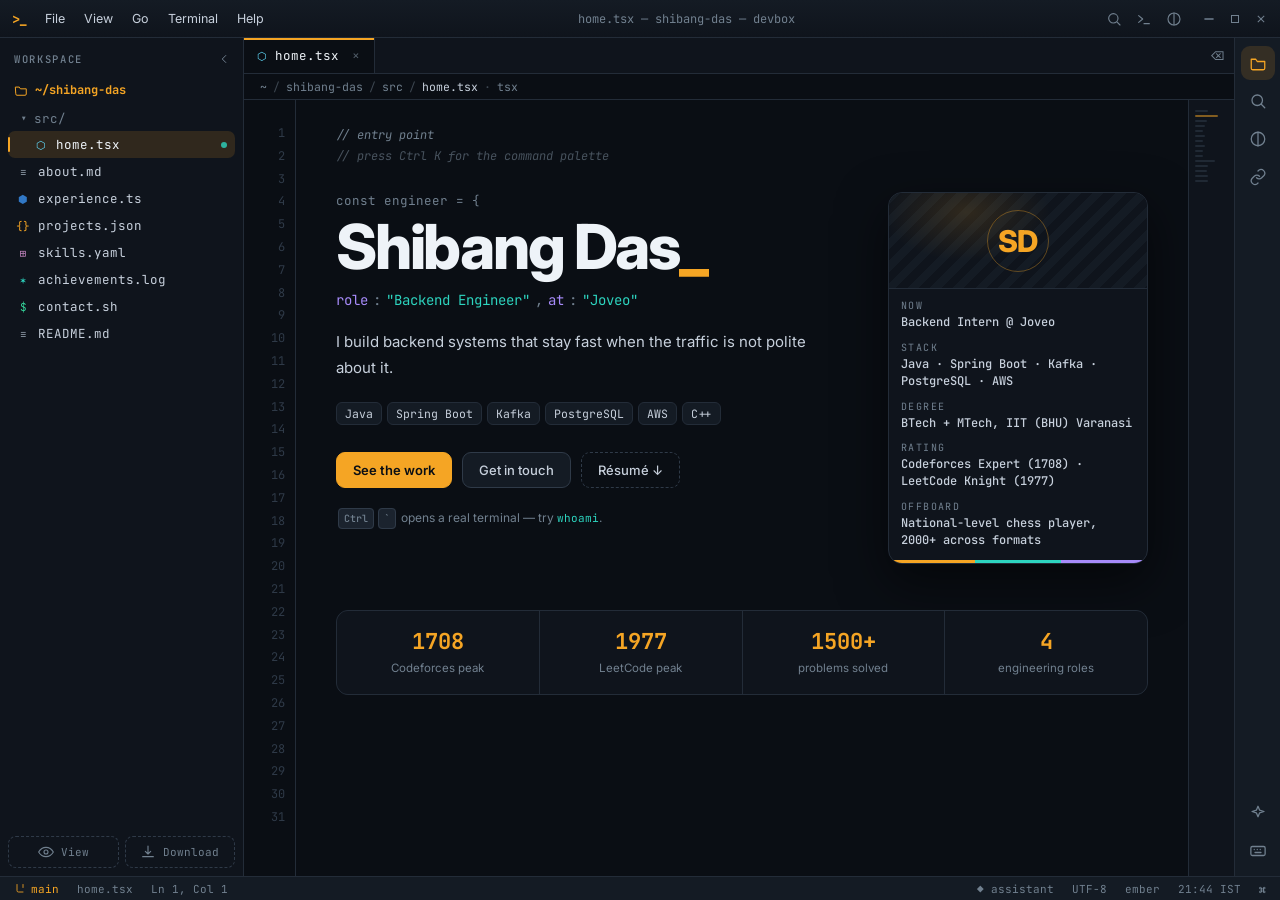
<file: index.html>
<!DOCTYPE html>
<html lang="en" data-theme="ember">
<head>
<meta charset="UTF-8" />
<meta name="viewport" content="width=device-width, initial-scale=1.0, viewport-fit=cover" />
<title>Shibang Das — Backend Engineer</title>
<meta name="description" content="Shibang Das · Backend Engineer @ Joveo · Java / Spring Boot · Distributed Systems · Competitive Programmer (Codeforces Expert)" />
<meta property="og:title" content="Shibang Das — Backend Engineer" />
<meta property="og:description" content="Backend Engineer @ Joveo · Java, Spring Boot, Kafka, PostgreSQL · Codeforces Expert" />
<meta property="og:type" content="website" />
<link rel="icon" href="data:image/svg+xml,<svg xmlns='http://www.w3.org/2000/svg' viewBox='0 0 100 100'><rect width='100' height='100' rx='22' fill='%230d1117'/><text y='72' x='50' text-anchor='middle' font-size='58' font-family='monospace' fill='%23f5a524'>&gt;_</text></svg>" />
<link rel="preconnect" href="https://fonts.googleapis.com">
<link rel="preconnect" href="https://fonts.gstatic.com" crossorigin>
<link href="https://fonts.googleapis.com/css2?family=JetBrains+Mono:ital,wght@0,400;0,500;0,700;1,400&family=Inter:wght@400;500;600;800&family=Press+Start+2P&display=swap" rel="stylesheet">
<link rel="stylesheet" href="assets/style.css" />
</head>
<body>

<div id="boot" class="boot">
  <pre id="bootLog" class="boot-log"></pre>
</div>

<div class="workbench" id="workbench">

  <!-- ══ TITLE BAR ══ -->
  <header class="titlebar" id="titlebar">
    <div class="tb-left">
      <span class="tb-logo">&gt;_</span>
      <nav class="menubar" id="menubar"></nav>
      <button class="icon-btn only-compact" id="compactMenuBtn" title="Menu" aria-label="Open menu">
        <svg viewBox="0 0 24 24" class="i"><path d="M3 6h18M3 12h18M3 18h18"/></svg>
      </button>
    </div>
    <div class="tb-title" id="tbTitle">shibang-das — devbox</div>
    <div class="tb-right">
      <button class="icon-btn" data-action="palette" title="Command palette (Ctrl+K)" aria-label="Command palette">
        <svg viewBox="0 0 24 24" class="i"><circle cx="11" cy="11" r="7"/><path d="m21 21-4.3-4.3"/></svg>
      </button>
      <button class="icon-btn" data-action="toggleTerminal" title="Terminal (Ctrl+`)" aria-label="Toggle terminal">
        <svg viewBox="0 0 24 24" class="i"><path d="M4 17l6-5-6-5M12 19h8"/></svg>
      </button>
      <button class="icon-btn" data-action="cycleTheme" title="Cycle theme (Ctrl+Shift+T)" aria-label="Cycle theme">
        <svg viewBox="0 0 24 24" class="i"><circle cx="12" cy="12" r="9"/><path d="M12 3v18"/></svg>
      </button>
      <span class="win-ctl"><i class="wc wc-min"></i><i class="wc wc-max"></i><i class="wc wc-close"></i></span>
    </div>
  </header>

  <!-- ══ BODY GRID ══ -->
  <div class="body-grid" id="bodyGrid">

    <!-- SIDEBAR -->
    <aside class="sidebar" id="sidebar">
      <div class="side-head">
        <span id="sidePanelTitle">workspace</span>
        <button class="icon-btn xs" id="sideCollapse" title="Hide sidebar (Ctrl+B)" aria-label="Hide sidebar">
          <svg viewBox="0 0 24 24" class="i"><path d="M15 6l-6 6 6 6"/></svg>
        </button>
      </div>

      <section class="side-panel" data-panel="explorer">
        <div class="tree-root">
          <div class="tree-rootline"><svg viewBox="0 0 24 24" class="i"><path d="M3 7h6l2 3h10v9a2 2 0 0 1-2 2H5a2 2 0 0 1-2-2z"/></svg><b>~/shibang-das</b></div>
          <div id="fileTree" class="tree"></div>
        </div>
        <div class="side-foot">
          <div class="resume-actions">
            <a class="ghost-btn" href="assets/Shibang_Das_Resume.pdf" target="_blank" rel="noopener" id="sideResumeView" title="View résumé in browser">
              <svg viewBox="0 0 24 24" class="i"><path d="M1 12s4-7 11-7 11 7 11 7-4 7-11 7S1 12 1 12z"/><circle cx="12" cy="12" r="3"/></svg> View
            </a>
            <a class="ghost-btn" href="assets/Shibang_Das_Resume.pdf" download="Shibang_Das_Resume.pdf" id="sideResumeDownload" title="Download résumé">
              <svg viewBox="0 0 24 24" class="i"><path d="M12 3v12m0 0l4-4m-4 4l-4-4M4 19h16"/></svg> Download
            </a>
          </div>
        </div>
      </section>

      <section class="side-panel hidden" data-panel="search">
        <div class="search-box">
          <input id="sideSearch" type="text" placeholder="search the workspace…" spellcheck="false" autocomplete="off" />
        </div>
        <div id="searchResults" class="search-results"></div>
      </section>

      <section class="side-panel hidden" data-panel="themes">
        <p class="panel-note">Colour scheme is stored locally in your browser.</p>
        <div id="themeList" class="theme-list"></div>
        <div class="panel-sep"></div>
        <p class="panel-note">Editor zoom</p>
        <div class="zoom-row">
          <button class="ghost-btn sm" data-action="zoomOut">−</button>
          <span id="zoomVal" class="zoom-val">100%</span>
          <button class="ghost-btn sm" data-action="zoomIn">+</button>
          <button class="ghost-btn sm" data-action="zoomReset">reset</button>
        </div>
      </section>

      <section class="side-panel hidden" data-panel="links">
        <div id="linkList" class="link-list"></div>
      </section>

      <div class="side-resizer" id="sideResizer" title="Drag to resize"></div>
    </aside>

    <!-- EDITOR COLUMN -->
    <main class="editor-col">
      <div class="tabbar" id="tabbar" role="tablist"></div>
      <div class="breadcrumb" id="breadcrumb"></div>

      <div class="editor-shell">
        <div class="gutter" id="gutter" aria-hidden="true"></div>
        <div class="editor-scroll" id="editorScroll" tabindex="0">
          <div class="editor-inner" id="editor"></div>
        </div>
        <div class="minimap" id="minimap" aria-hidden="true"></div>
      </div>

      <!-- TERMINAL -->
      <section class="terminal collapsed" id="terminal">
        <div class="term-resizer" id="termResizer"></div>
        <div class="term-head">
          <div class="term-tabs">
            <button class="term-tab active">TERMINAL</button>
            <button class="term-tab" data-termtab="output">OUTPUT</button>
            <button class="term-tab" data-termtab="problems">PROBLEMS <i class="badge">0</i></button>
          </div>
          <div class="term-actions">
            <button class="icon-btn xs" data-action="clearTerminal" title="Clear (Ctrl+L)" aria-label="Clear terminal">
              <svg viewBox="0 0 24 24" class="i"><path d="M4 7h16M9 7V5h6v2M7 7l1 13h8l1-13"/></svg>
            </button>
            <button class="icon-btn xs" data-action="toggleTerminal" title="Close panel" aria-label="Close terminal">
              <svg viewBox="0 0 24 24" class="i"><path d="M6 6l12 12M18 6L6 18"/></svg>
            </button>
          </div>
        </div>
        <div class="term-body" id="termBody">
          <div id="termOut" class="term-out"></div>
          <div class="term-inputline" id="termInputLine">
            <span class="term-prompt"><b>shibang</b>@devbox<i>:~$</i></span>
            <input id="termInput" spellcheck="false" autocomplete="off" autocapitalize="off" aria-label="Terminal input" />
          </div>
        </div>
      </section>
    </main>

    <!-- ══ ASSISTANT ══ -->
    <aside class="assistant hidden" id="assistant" aria-label="Assistant">
      <div class="as-head">
        <div class="as-head-l">
          <span class="as-orb"></span>
          <div><b>devbox assistant</b><small id="asQuota">10 queries left</small></div>
        </div>
        <div class="as-head-r">
          <button class="icon-btn xs" id="asPlayGame" title="Play Knight Run" aria-label="Play Knight Run">
            <svg viewBox="0 0 24 24" class="i"><rect x="2" y="7" width="20" height="10" rx="5"/><path d="M7 10v4M5 12h4"/><circle cx="15" cy="11" r="1"/><circle cx="18" cy="13" r="1"/></svg>
          </button>
          <button class="icon-btn xs" id="asReset" title="New chat" aria-label="New chat">
            <svg viewBox="0 0 24 24" class="i"><path d="M4 4v6h6M20 20v-6h-6"/><path d="M20 10a8 8 0 0 0-14-4M4 14a8 8 0 0 0 14 4"/></svg>
          </button>
          <button class="icon-btn xs" data-action="assistant" title="Close" aria-label="Close assistant">✕</button>
        </div>
      </div>
      <div class="as-body" id="asBody"></div>
      <div class="as-game hidden" id="asGame">
        <div class="game-hud">
          <span id="gScore">SCORE 0</span>
          <button class="game-back hidden" id="gBack" title="Back to chat">← CHAT</button>
          <span id="gBest">BEST 0</span>
        </div>
        <canvas id="gCanvas" width="520" height="170"></canvas>
        <p class="game-hint" id="gHint">CLICK / SPACE TO JUMP · REACH 30 FOR +5 QUERIES</p>
      </div>
      <div class="as-input">
        <textarea id="asInput" rows="1" placeholder="Ask about my work, stack, or ratings…" spellcheck="false"></textarea>
        <button id="asSend" class="send-btn" aria-label="Send">
          <svg viewBox="0 0 24 24" class="i"><path d="M3 20l18-8L3 4l3 8z"/></svg>
        </button>
      </div>
      <p class="as-disclaimer">Runs fully offline — answers are drawn from a local index of my résumé.</p>
    </aside>

    <!-- ACTIVITY RAIL (right side — deliberately mirrored) -->
    <nav class="rail" id="rail" aria-label="Panels"></nav>
  </div>

  <!-- ══ STATUS BAR ══ -->
  <footer class="statusbar" id="statusbar">
    <button class="st-item accent" data-action="palette">
      <svg viewBox="0 0 24 24" class="i"><path d="M6 3v12a3 3 0 0 0 3 3h9M18 3v6"/></svg> main
    </button>
    <span class="st-item" id="stFile">home.tsx</span>
    <span class="st-item hide-sm" id="stCursor">Ln 1, Col 1</span>
    <span class="st-spacer"></span>
    <button class="st-item hide-sm" data-action="assistant" id="stAssistant">◆ assistant</button>
    <span class="st-item hide-sm">UTF-8</span>
    <button class="st-item hide-sm" data-action="themes" id="stTheme">ember</button>
    <span class="st-item" id="stClock">--:--</span>
    <button class="st-item" data-action="shortcuts" title="Keyboard shortcuts">⌘</button>
  </footer>
</div>

<!-- ══ COMMAND PALETTE ══ -->
<div class="overlay hidden" id="paletteOverlay">
  <div class="palette" role="dialog" aria-label="Command palette">
    <div class="pal-input-row">
      <span class="pal-sigil" id="palSigil">›</span>
      <input id="palInput" placeholder="Type a file name, or &gt; for commands…" spellcheck="false" autocomplete="off" />
      <kbd>esc</kbd>
    </div>
    <div class="pal-list" id="palList"></div>
    <div class="pal-foot"><kbd>↑↓</kbd> navigate <kbd>↵</kbd> open <kbd>&gt;</kbd> commands</div>
  </div>
</div>

<!-- ══ SHORTCUTS ══ -->
<div class="overlay hidden" id="shortcutsOverlay">
  <div class="sheet" role="dialog" aria-label="Keyboard shortcuts">
    <div class="sheet-head"><h3>Keyboard shortcuts</h3><button class="icon-btn xs" data-close-overlay aria-label="Close">✕</button></div>
    <div class="sheet-body" id="shortcutList"></div>
  </div>
</div>


<div class="toasts" id="toasts"></div>
<div class="menu-pop hidden" id="menuPop"></div>

<script src="assets/data.js"></script>
<script src="assets/views.js"></script>
<script src="assets/game.js"></script>
<script src="assets/llm.js"></script>
<script src="assets/assistant.js"></script>
<script src="assets/terminal.js"></script>
<script src="assets/app.js"></script>
</body>
</html>
</file>
<file: assets/style.css>
/* ═══════════════════════════════════════════════════════════════
   devbox — workbench portfolio
   Identity notes: right-hand activity rail, floating rounded panes,
   amber/teal on deep slate, Windows-style window buttons.
   ═══════════════════════════════════════════════════════════════ */

/* ── themes ─────────────────────────────────────────────────── */
:root,
[data-theme='ember'] {
  --bg:        #0a0e14;
  --bg2:       #0f141c;
  --bg3:       #141b24;
  --bg4:       #1b232e;
  --panel:     #0f141c;
  --border:    #232c38;
  --border2:   #2f3a48;
  --text:      #c7d0dc;
  --bright:    #eef3f8;
  --dim:       #71808f;
  --acc:       #f5a524;
  --acc2:      #2dd4bf;
  --acc3:      #a78bfa;
  --red:       #f87171;
  --green:     #4ade80;
  --blue:      #60a5fa;
  --sel:       rgba(245,165,36,.14);
  --shadow:    0 18px 50px rgba(0,0,0,.55);

  /* Chrome heights live here so the fixed drawers (sidebar, assistant)
     can sit flush against the title and status bars instead of each
     hardcoding 38px/24px and drifting apart on small screens. */
  --chrome-top: 38px;
  --chrome-bottom: 24px;
  --safe-l: env(safe-area-inset-left, 0px);
  --safe-r: env(safe-area-inset-right, 0px);
  --safe-b: env(safe-area-inset-bottom, 0px);
}
[data-theme='ice'] {
  --bg:#080d16; --bg2:#0c1424; --bg3:#111c30; --bg4:#17253c; --panel:#0c1424;
  --border:#1d2b44; --border2:#2b3d5c; --text:#c2d0e4; --bright:#eaf1fb; --dim:#6b7f9c;
  --acc:#60a5fa; --acc2:#a78bfa; --acc3:#22d3ee; --red:#fb7185; --green:#34d399; --blue:#60a5fa;
  --sel:rgba(96,165,250,.16); --shadow:0 18px 50px rgba(0,0,0,.6);
}
[data-theme='moss'] {
  --bg:#080f0b; --bg2:#0c1611; --bg3:#111e17; --bg4:#17281e; --panel:#0c1611;
  --border:#1c2f24; --border2:#2a4234; --text:#bdd3c4; --bright:#e9f6ee; --dim:#6a8574;
  --acc:#7ee787; --acc2:#e3b341; --acc3:#56d4dd; --red:#f0776c; --green:#7ee787; --blue:#79c0ff;
  --sel:rgba(126,231,135,.14); --shadow:0 18px 50px rgba(0,0,0,.6);
}
[data-theme='plum'] {
  --bg:#100b18; --bg2:#171021; --bg3:#1e152b; --bg4:#281c39; --panel:#171021;
  --border:#2c2040; --border2:#3d2d57; --text:#cec3dd; --bright:#f3ecfb; --dim:#8477a0;
  --acc:#d8a0ff; --acc2:#78dce8; --acc3:#ffb86c; --red:#ff6188; --green:#a9dc76; --blue:#78dce8;
  --sel:rgba(216,160,255,.16); --shadow:0 18px 50px rgba(0,0,0,.6);
}
[data-theme='paper'] {
  --bg:#efeade; --bg2:#f6f2e9; --bg3:#e9e3d5; --bg4:#ded7c6; --panel:#f6f2e9;
  --border:#d5cdb9; --border2:#bfb59d; --text:#3b3730; --bright:#1c1a16; --dim:#7d7566;
  --acc:#b45309; --acc2:#0f766e; --acc3:#6d28d9; --red:#b91c1c; --green:#15803d; --blue:#1d4ed8;
  --sel:rgba(180,83,9,.14); --shadow:0 14px 40px rgba(80,70,50,.2);
}
[data-theme='mono'] {
  --bg:#0b0b0b; --bg2:#111; --bg3:#171717; --bg4:#1f1f1f; --panel:#111;
  --border:#262626; --border2:#383838; --text:#c9c9c9; --bright:#f2f2f2; --dim:#7a7a7a;
  --acc:#e8e8e8; --acc2:#9a9a9a; --acc3:#c0c0c0; --red:#d4d4d4; --green:#cfcfcf; --blue:#bcbcbc;
  --sel:rgba(255,255,255,.1); --shadow:0 18px 50px rgba(0,0,0,.7);
}

/* ── reset ──────────────────────────────────────────────────── */
*, *::before, *::after { box-sizing: border-box; }
html, body { height: 100%; }
body {
  margin: 0;
  background: var(--bg);
  color: var(--text);
  font: 400 14px/1.6 'Inter', system-ui, sans-serif;
  overflow: hidden;
  overscroll-behavior: none;          /* no rubber-band over the chrome */
  -webkit-font-smoothing: antialiased;
  -webkit-text-size-adjust: 100%;     /* Safari must not reflow on rotate */
}
button, input, textarea { font: inherit; color: inherit; }
button { background: none; border: 0; cursor: pointer; }
a { color: var(--acc2); text-decoration: none; }
a:hover { text-decoration: underline; }
.hidden { display: none !important; }
.i { width: 16px; height: 16px; fill: none; stroke: currentColor; stroke-width: 1.7; stroke-linecap: round; stroke-linejoin: round; flex: none; }
kbd {
  font: 500 10px/1 'JetBrains Mono', monospace; padding: 3px 5px; border-radius: 4px;
  background: var(--bg4); border: 1px solid var(--border2); color: var(--dim); margin: 0 2px;
}
code { font-family: 'JetBrains Mono', monospace; font-size: .92em; color: var(--acc2); }
.thin::-webkit-scrollbar, .editor-scroll::-webkit-scrollbar, .term-out::-webkit-scrollbar,
.as-body::-webkit-scrollbar, .side-panel::-webkit-scrollbar, .pal-list::-webkit-scrollbar { width: 9px; height: 9px; }
::-webkit-scrollbar { width: 9px; height: 9px; }
::-webkit-scrollbar-track { background: transparent; }
::-webkit-scrollbar-thumb { background: var(--border2); border-radius: 9px; border: 2px solid transparent; background-clip: content-box; }
::-webkit-scrollbar-thumb:hover { background: var(--dim); background-clip: content-box; }

/* ── boot splash ────────────────────────────────────────────── */
.boot {
  position: fixed; inset: 0; z-index: 999; background: var(--bg);
  display: flex; align-items: center; justify-content: center;
  transition: opacity .45s ease;
}
.boot.gone { opacity: 0; pointer-events: none; }
.boot-log {
  font: 400 12px/1.9 'JetBrains Mono', monospace; color: var(--dim);
  margin: 0; white-space: pre; max-width: 90vw;
}
.boot-log b { color: var(--acc); }
.boot-log i { color: var(--acc2); font-style: normal; }

/* ── workbench frame ────────────────────────────────────────── */
.workbench {
  height: 100dvh; display: grid;
  grid-template-rows: var(--chrome-top) 1fr calc(var(--chrome-bottom) + var(--safe-b));
  background: var(--bg);
}

/* title bar */
.titlebar {
  display: flex; align-items: center; gap: 10px;
  padding: 0 calc(6px + var(--safe-r)) 0 calc(12px + var(--safe-l));
  background: linear-gradient(180deg, var(--bg3), var(--bg2));
  border-bottom: 1px solid var(--border); user-select: none;
}
.tb-left, .tb-right { display: flex; align-items: center; gap: 2px; }
.tb-logo { font: 700 14px 'JetBrains Mono', monospace; color: var(--acc); margin-right: 8px; letter-spacing: -1px; }
.menubar { display: flex; gap: 1px; }
.menubar button {
  padding: 4px 9px; font-size: 12.5px; color: var(--text); border-radius: 5px;
  transition: background .12s, color .12s;
}
.menubar button:hover, .menubar button.on { background: var(--bg4); color: var(--bright); }
.tb-title {
  flex: 1; text-align: center; font: 400 12px 'JetBrains Mono', monospace;
  color: var(--dim); white-space: nowrap; overflow: hidden; text-overflow: ellipsis;
}
.icon-btn {
  width: 28px; height: 26px; display: inline-flex; align-items: center; justify-content: center;
  border-radius: 6px; color: var(--dim); transition: background .12s, color .12s;
}
.icon-btn:hover { background: var(--bg4); color: var(--bright); }
.icon-btn.xs { width: 22px; height: 22px; font-size: 12px; }
.icon-btn.xs .i { width: 14px; height: 14px; }
.icon-btn.active { color: var(--acc); background: var(--sel); }
.win-ctl { display: flex; gap: 0; margin-left: 6px; }
.wc { width: 26px; height: 26px; display: inline-block; position: relative; border-radius: 5px; cursor: default; }
.wc::before, .wc::after {
  content: ''; position: absolute; left: 50%; top: 50%; width: 9px; height: 1px;
  background: var(--dim); transform: translate(-50%, -50%);
}
.wc-max::before { height: 8px; width: 8px; background: none; border: 1px solid var(--dim); }
.wc-max::after { display: none; }
.wc-close::before { transform: translate(-50%, -50%) rotate(45deg); }
.wc-close::after { transform: translate(-50%, -50%) rotate(-45deg); }
.wc:hover { background: var(--bg4); }
.wc-close:hover { background: #c0392b; }
.wc-close:hover::before, .wc-close:hover::after { background: #fff; }
.only-compact { display: none; }

/* ── body grid: sidebar | editor | right rail ───────────────── */
.body-grid {
  display: grid;
  grid-template-columns: var(--side-w, 244px) 1fr auto 46px;
  min-height: 0; overflow: hidden;
}
.body-grid.side-off { grid-template-columns: 0 1fr auto 46px; }
.body-grid.side-off .sidebar { display: none; }

/* Pin explicit tracks: once .sidebar becomes position:fixed on mobile it drops
   out of grid auto-placement, which would otherwise shift editor-col/rail left. */
.sidebar    { grid-column: 1; }
.editor-col { grid-column: 2; }
.assistant  { grid-column: 3; }
.rail       { grid-column: 4; }

/* sidebar */
.sidebar {
  position: relative; display: flex; flex-direction: column; min-width: 0;
  background: var(--bg2); border-right: 1px solid var(--border);
}
.side-head {
  display: flex; align-items: center; justify-content: space-between;
  padding: 10px 8px 8px 14px; font: 500 10.5px 'JetBrains Mono', monospace;
  letter-spacing: .16em; text-transform: uppercase; color: var(--dim);
}
.side-panel { flex: 1; overflow-y: auto; padding: 0 8px 8px; min-height: 0; display: flex; flex-direction: column; }
.side-resizer { position: absolute; top: 0; right: -3px; bottom: 0; width: 6px; cursor: col-resize; z-index: 5; touch-action: none; }
.side-resizer:hover { background: var(--acc); opacity: .45; }
.panel-note { font-size: 11.5px; color: var(--dim); margin: 4px 6px 10px; line-height: 1.5; }
.panel-sep { height: 1px; background: var(--border); margin: 12px 6px; }

.tree-rootline {
  display: flex; align-items: center; gap: 7px; padding: 4px 6px 8px;
  font: 500 12px 'JetBrains Mono', monospace; color: var(--acc);
}
.tree-rootline .i { width: 14px; height: 14px; }
.tree-dir {
  display: flex; align-items: center; gap: 6px; padding: 4px 6px 4px 12px;
  font: 400 12.5px 'JetBrains Mono', monospace; color: var(--dim); cursor: pointer; border-radius: 6px;
}
.tree-dir:hover { color: var(--text); }
.tree-dir .caret { transition: transform .15s; display: inline-block; }
.tree-dir.closed .caret { transform: rotate(-90deg); }
.tree-file {
  display: flex; align-items: center; gap: 8px; width: 100%; text-align: left;
  padding: 5px 8px; border-radius: 7px; font: 400 12.5px 'JetBrains Mono', monospace;
  color: var(--text); transition: background .12s, color .12s; position: relative;
}
.tree-file.nested { padding-left: 26px; }
.tree-file:hover { background: var(--bg3); }
.tree-file.active { background: var(--sel); color: var(--bright); }
.tree-file.active::before {
  content: ''; position: absolute; left: 0; top: 6px; bottom: 6px; width: 2px;
  border-radius: 2px; background: var(--acc);
}
.tree-file .fico { font-size: 11px; width: 14px; text-align: center; flex: none; }
.tree-file .dot { margin-left: auto; width: 6px; height: 6px; border-radius: 50%; background: var(--acc2); opacity: .8; }
.side-foot { margin-top: auto; padding-top: 10px; }
.resume-actions { display: flex; gap: 6px; }
.resume-actions .ghost-btn { font-size: 11px; padding: 7px 6px; }

.ghost-btn {
  display: inline-flex; align-items: center; gap: 7px; justify-content: center;
  width: 100%; padding: 8px 10px; border: 1px dashed var(--border2); border-radius: 8px;
  font: 400 12px 'JetBrains Mono', monospace; color: var(--dim);
  transition: border-color .15s, color .15s, background .15s;
}
.ghost-btn:hover { border-color: var(--acc); color: var(--acc); background: var(--sel); text-decoration: none; }
.ghost-btn.sm { width: auto; padding: 5px 10px; font-size: 11.5px; }

.search-box { padding: 2px 4px 10px; }
.search-box input, .cf-row input, .cf-row textarea, .pal-input-row input, #termInput, #asInput {
  width: 100%; background: var(--bg3); border: 1px solid var(--border);
  border-radius: 8px; padding: 8px 10px; color: var(--bright);
  font: 400 12.5px 'JetBrains Mono', monospace; outline: none;
  transition: border-color .15s, box-shadow .15s;
}
.search-box input:focus, .cf-row input:focus, .cf-row textarea:focus {
  border-color: var(--acc); box-shadow: 0 0 0 3px var(--sel);
}
.search-results { display: flex; flex-direction: column; gap: 2px; }
.sr {
  text-align: left; padding: 7px 9px; border-radius: 7px; font-size: 12px; color: var(--text);
}
.sr:hover { background: var(--bg3); }
.sr b { color: var(--acc); font: 500 11.5px 'JetBrains Mono', monospace; display: block; margin-bottom: 2px; }
.sr span { color: var(--dim); font-size: 11.5px; }
.sr mark { background: var(--sel); color: var(--acc); }

.theme-list { display: flex; flex-direction: column; gap: 4px; }
.theme-opt {
  display: flex; align-items: center; gap: 9px; width: 100%; text-align: left;
  padding: 8px 10px; border-radius: 8px; font-size: 12.5px; color: var(--text);
  border: 1px solid transparent; transition: background .12s, border-color .12s;
}
.theme-opt:hover { background: var(--bg3); }
.theme-opt.active { border-color: var(--acc); background: var(--sel); color: var(--bright); }
.tsw { display: flex; border-radius: 4px; overflow: hidden; border: 1px solid var(--border2); flex: none; }
.tsw i { width: 10px; height: 16px; display: block; }
.zoom-row { display: flex; align-items: center; gap: 6px; padding: 0 4px; }
.zoom-val { font: 500 11.5px 'JetBrains Mono', monospace; color: var(--dim); min-width: 42px; text-align: center; }

.link-list { display: flex; flex-direction: column; gap: 6px; }

/* right activity rail */
.rail {
  background: var(--bg3); border-left: 1px solid var(--border);
  display: flex; flex-direction: column; align-items: center; gap: 4px; padding: 8px 0;
}
.rail button {
  width: 34px; height: 34px; border-radius: 9px; display: flex; align-items: center; justify-content: center;
  color: var(--dim); position: relative; transition: color .14s, background .14s;
}
.rail button:hover { color: var(--bright); background: var(--bg4); }
.rail button.active { color: var(--acc); background: var(--sel); }
.rail button.active::after {
  content: ''; position: absolute; right: -8px; top: 8px; bottom: 8px; width: 2px;
  border-radius: 2px; background: var(--acc);
}
.rail .spacer { margin-top: auto; }
.rail .i { width: 18px; height: 18px; }

/* ── editor column ──────────────────────────────────────────── */
.editor-col { display: flex; flex-direction: column; min-width: 0; min-height: 0; background: var(--bg); }

.tabbar {
  display: flex; align-items: stretch; gap: 1px; background: var(--bg2);
  border-bottom: 1px solid var(--border); overflow-x: auto; overflow-y: hidden;
  scrollbar-width: none; min-height: 36px;
}
.tabbar::-webkit-scrollbar { height: 0; }
.tab {
  display: flex; align-items: center; gap: 8px; padding: 0 10px 0 13px;
  font: 400 12.5px 'JetBrains Mono', monospace; color: var(--dim);
  background: var(--bg2); border-right: 1px solid var(--border); position: relative;
  white-space: nowrap; transition: color .12s, background .12s;
}
.tab:hover { color: var(--text); background: var(--bg3); }
.tab.active { background: var(--bg); color: var(--bright); }
/* accent bar on TOP of the active tab (their build underlines instead) */
.tab.active::before {
  content: ''; position: absolute; top: 0; left: 0; right: 0; height: 2px; background: var(--acc);
}
.tab .fico { font-size: 11px; }
.tab .x {
  width: 17px; height: 17px; border-radius: 4px; display: flex; align-items: center; justify-content: center;
  font-size: 13px; line-height: 1; opacity: 0; color: var(--dim);
}
.tab:hover .x, .tab.active .x { opacity: .7; }
.tab .x:hover { background: var(--bg4); color: var(--red); opacity: 1; }
.tabbar-actions { margin-left: auto; display: flex; align-items: center; padding: 0 6px; position: sticky; right: 0; background: var(--bg2); }

.breadcrumb {
  display: flex; align-items: center; gap: 6px; padding: 5px 16px;
  font: 400 11.5px 'JetBrains Mono', monospace; color: var(--dim);
  border-bottom: 1px solid var(--border); background: var(--bg);
}
.breadcrumb span.sep { opacity: .5; }
.breadcrumb b { color: var(--text); font-weight: 400; }

.editor-shell { flex: 1; display: flex; min-height: 0; position: relative; }
.gutter {
  width: 52px; flex: none; padding: 22px 10px 40px 0; text-align: right; overflow: hidden;
  font: 400 12px/1.9 'JetBrains Mono', monospace; color: var(--border2);
  background: var(--bg); border-right: 1px solid var(--border); user-select: none;
  white-space: pre;
}
.editor-scroll { flex: 1; overflow-y: auto; overflow-x: hidden; outline: none; scroll-behavior: smooth; }
.editor-inner {
  max-width: 980px; margin: 0 auto; padding: 26px 40px 90px;
  font-size: calc(14px * var(--zoom, 1));
}
.minimap {
  width: 46px; flex: none; background: var(--bg2); border-left: 1px solid var(--border);
  padding: 10px 6px; display: flex; flex-direction: column; gap: 3px; overflow: hidden;
}
.minimap i { display: block; height: 2px; border-radius: 2px; background: var(--border2); opacity: .55; }
.minimap i.hi { background: var(--acc); opacity: .5; }

/* ── editor typography / shared blocks ──────────────────────── */
.cmt { color: var(--dim); font-family: 'JetBrains Mono', monospace; font-style: italic; }
.cmt.dim { opacity: .6; }
.kw  { color: var(--acc3); font-family: 'JetBrains Mono', monospace; }
.str { color: var(--acc2); font-family: 'JetBrains Mono', monospace; }
.pun { color: var(--dim); font-family: 'JetBrains Mono', monospace; }
.yml-key { color: var(--acc); font-family: 'JetBrains Mono', monospace; }
.v-banner { display: flex; flex-direction: column; gap: 2px; margin-bottom: 26px; font-size: 12px; }
.muted-note { color: var(--dim); font-size: 12px; }
.period {
  font: 400 11.5px 'JetBrains Mono', monospace; color: var(--dim);
  background: var(--bg3); border: 1px solid var(--border); border-radius: 999px; padding: 3px 10px; white-space: nowrap;
}
.chip {
  display: inline-block; font: 400 11.5px 'JetBrains Mono', monospace; color: var(--text);
  background: var(--bg3); border: 1px solid var(--border); border-radius: 6px;
  padding: 3px 8px; margin: 0 5px 5px 0; transition: border-color .15s, color .15s, transform .15s;
}
.chip:hover { border-color: var(--acc); color: var(--acc); transform: translateY(-1px); }
.chips { display: flex; flex-wrap: wrap; }
.btn {
  display: inline-flex; align-items: center; gap: 7px; padding: 9px 16px; border-radius: 9px;
  font: 500 13px 'Inter', sans-serif; border: 1px solid var(--border2); color: var(--text);
  background: var(--bg3); transition: transform .14s, border-color .14s, background .14s, color .14s;
}
.btn:hover { transform: translateY(-1px); border-color: var(--acc); color: var(--bright); }
.btn.primary { background: var(--acc); border-color: var(--acc); color: #0a0e14; font-weight: 600; }
[data-theme='paper'] .btn.primary { color: #fff; }
.btn.primary:hover { filter: brightness(1.08); color: #0a0e14; }
[data-theme='paper'] .btn.primary:hover { color: #fff; }
.btn.ghost { background: transparent; border-style: dashed; }
.sub-h { margin: 42px 0 16px; font: 600 15px 'Inter', sans-serif; color: var(--bright); }

/* ── home ───────────────────────────────────────────────────── */
.hero { display: grid; grid-template-columns: 1fr 260px; gap: 42px; align-items: start; }
.hero-kicker { font: 400 12.5px 'JetBrains Mono', monospace; color: var(--dim); margin: 0 0 6px; }
.hero-name {
  margin: 0 0 10px; font: 800 clamp(34px, 5.6vw, 62px)/1.02 'Inter', sans-serif;
  color: var(--bright); letter-spacing: -.035em;
}
.hero-name::after { content: '_'; color: var(--acc); animation: blink 1.15s steps(2) infinite; }
@keyframes blink { 50% { opacity: 0; } }
.hero-role { margin: 0 0 18px; font-size: 14px; display: flex; flex-wrap: wrap; gap: 5px; }
.hero-blurb { margin: 0 0 20px; max-width: 58ch; color: var(--text); font-size: 15px; line-height: 1.75; }
.hero-tags { margin-bottom: 22px; display: flex; flex-wrap: wrap; }
.hero-actions { display: flex; flex-wrap: wrap; gap: 10px; margin-bottom: 20px; }
.hero-hint { font-size: 12px; color: var(--dim); margin: 0; }

.id-card {
  border: 1px solid var(--border); border-radius: 14px; background: var(--bg2);
  overflow: hidden; box-shadow: var(--shadow);
}
.id-face {
  height: 96px; display: flex; align-items: center; justify-content: center; position: relative;
  background:
    radial-gradient(120px 70px at 30% 20%, var(--sel), transparent 70%),
    repeating-linear-gradient(135deg, var(--bg3) 0 8px, var(--bg2) 8px 16px);
  border-bottom: 1px solid var(--border);
}
.id-initials { font: 800 30px 'Inter', sans-serif; color: var(--acc); letter-spacing: -.03em; }
.id-pulse {
  position: absolute; width: 62px; height: 62px; border-radius: 50%;
  border: 1px solid var(--acc); opacity: .35; animation: pulse 2.8s ease-out infinite;
}
@keyframes pulse { 0% { transform: scale(.8); opacity: .5; } 100% { transform: scale(1.55); opacity: 0; } }
.id-rows { padding: 10px 12px; display: flex; flex-direction: column; gap: 9px; }
.id-row { display: flex; flex-direction: column; gap: 2px; }
.id-row span { font: 400 10px 'JetBrains Mono', monospace; letter-spacing: .14em; text-transform: uppercase; color: var(--dim); }
.id-row b { font: 500 12px 'JetBrains Mono', monospace; color: var(--text); line-height: 1.45; }
.id-strip { display: flex; height: 3px; }
.id-strip span { flex: 1; }
.id-strip span:nth-child(1) { background: var(--acc); }
.id-strip span:nth-child(2) { background: var(--acc2); }
.id-strip span:nth-child(3) { background: var(--acc3); }

.stat-strip {
  display: grid; grid-template-columns: repeat(4, 1fr); gap: 1px; margin-top: 46px;
  background: var(--border); border: 1px solid var(--border); border-radius: 12px; overflow: hidden;
}
.stat { background: var(--bg2); padding: 16px 14px; text-align: center; }
.stat b { display: block; font: 700 22px 'JetBrains Mono', monospace; color: var(--acc); }
.stat span { font-size: 11.5px; color: var(--dim); }

/* ── markdown views ─────────────────────────────────────────── */
.md { max-width: 72ch; }
.md h1 { font: 700 26px 'Inter', sans-serif; color: var(--bright); margin: 0 0 18px; letter-spacing: -.02em; }
.md h1::first-letter, .md h2::first-letter { color: var(--acc); }
.md h2 { font: 600 17px 'Inter', sans-serif; color: var(--bright); margin: 34px 0 12px; }
.md p { margin: 0 0 14px; line-height: 1.8; }
.md-list { margin: 0 0 14px; padding-left: 0; list-style: none; }
.md-list li { position: relative; padding-left: 22px; margin-bottom: 10px; line-height: 1.75; }
.md-list li::before { content: '▸'; position: absolute; left: 4px; color: var(--acc); }
.md blockquote {
  margin: 26px 0 0; padding: 14px 18px; border-left: 2px solid var(--acc);
  background: var(--bg2); border-radius: 0 10px 10px 0; color: var(--text); font-size: 13.5px;
}
.md b { color: var(--bright); }
.edu-card {
  display: flex; align-items: center; justify-content: space-between; gap: 16px;
  padding: 16px 18px; border: 1px solid var(--border); border-radius: 12px; background: var(--bg2);
}
.edu-l { display: flex; flex-direction: column; gap: 3px; }
.edu-l b { color: var(--bright); font-size: 14.5px; }
.edu-l span { font-size: 13px; }
.edu-l small { color: var(--dim); font-size: 12px; }
.code {
  background: var(--bg2); border: 1px solid var(--border); border-radius: 10px;
  padding: 14px 16px; font: 400 12.5px/1.75 'JetBrains Mono', monospace;
  color: var(--text); overflow-x: auto; margin: 0 0 14px;
}

/* ── timeline ───────────────────────────────────────────────── */
.timeline { position: relative; padding-left: 26px; }
.timeline::before { content: ''; position: absolute; left: 5px; top: 8px; bottom: 8px; width: 1px; background: var(--border); }
.tl-item {
  position: relative; margin-bottom: 14px; padding: 18px 20px;
  border: 1px solid var(--border); border-radius: 12px; background: var(--bg2);
  transition: border-color .18s, transform .18s;
}
.tl-item:hover { border-color: var(--border2); transform: translateX(2px); }
.tl-node {
  position: absolute; left: -26px; top: 26px; width: 11px; height: 11px; border-radius: 50%;
  background: var(--bg); border: 2px solid var(--border2);
}
.tl-node.live { border-color: var(--acc); background: var(--acc); box-shadow: 0 0 0 4px var(--sel); }
.tl-head { display: flex; align-items: flex-start; justify-content: space-between; gap: 14px; margin-bottom: 4px; }
.tl-head h3 { margin: 0; font: 600 16px 'Inter', sans-serif; color: var(--bright); display: flex; align-items: center; gap: 7px; }
.live-dot { color: var(--green); font-size: 8px; font-style: normal; animation: blink 2s infinite; }
.tl-role { margin: 2px 0 0; font-size: 13px; color: var(--acc); }
.tl-tag { margin: 6px 0 12px; font: 400 11.5px 'JetBrains Mono', monospace; color: var(--dim); }
.tl-points { margin: 0; padding-left: 0; list-style: none; }
.tl-points li { position: relative; padding-left: 18px; margin-bottom: 9px; line-height: 1.72; font-size: 13.5px; }
.tl-points li::before { content: '—'; position: absolute; left: 0; color: var(--border2); }
.tl-points li:last-child { margin-bottom: 0; }

/* ── projects ───────────────────────────────────────────────── */
.proj-grid { display: grid; grid-template-columns: repeat(auto-fit, minmax(min(290px, 100%), 1fr)); gap: 16px; }
.proj {
  border: 1px solid var(--border); border-radius: 14px; background: var(--bg2);
  padding: 20px; position: relative; overflow: hidden; transition: transform .2s, border-color .2s;
}
.proj::before { content: ''; position: absolute; inset: 0 0 auto 0; height: 3px; background: var(--acc, currentColor); background: var(--acc); }
.proj { --acc-line: var(--acc); }
.proj::before { background: var(--acc); }
.proj:hover { transform: translateY(-3px); border-color: var(--border2); }
.proj-top { display: flex; align-items: baseline; justify-content: space-between; gap: 10px; margin-bottom: 12px; }
.proj-top h3 { margin: 0; font: 600 17px 'Inter', sans-serif; color: var(--bright); }
.proj-kind { font: 400 11px 'JetBrains Mono', monospace; color: var(--dim); }
.proj-points { margin: 0 0 14px; padding-left: 0; list-style: none; }
.proj-points li { position: relative; padding-left: 16px; margin-bottom: 8px; font-size: 13.2px; line-height: 1.7; }
.proj-points li::before { content: '·'; position: absolute; left: 4px; color: var(--acc); font-weight: 700; }
.proj-stack { margin-bottom: 12px; display: flex; flex-wrap: wrap; }
.proj-foot { display: flex; gap: 8px; align-items: center; }
.mini-grid { display: grid; grid-template-columns: repeat(auto-fit, minmax(min(240px, 100%), 1fr)); gap: 12px; }
.mini { padding: 14px 16px; border: 1px dashed var(--border2); border-radius: 11px; }
.mini b { display: block; color: var(--bright); font-size: 13.5px; margin-bottom: 5px; }
.mini p { margin: 0; font-size: 12.5px; color: var(--dim); line-height: 1.65; }

/* ── skills ─────────────────────────────────────────────────── */
.skills-wrap { display: grid; grid-template-columns: 1fr 260px; gap: 28px; align-items: start; }
.skill-group { margin-bottom: 20px; }
.skill-group h4 { margin: 0 0 8px; font: 400 13px 'JetBrains Mono', monospace; }
.prof-panel { border: 1px solid var(--border); border-radius: 12px; background: var(--bg2); padding: 18px; }
.prof-panel h4 { margin: 0 0 16px; font: 400 11px 'JetBrains Mono', monospace; letter-spacing: .14em; text-transform: uppercase; color: var(--dim); }
.prof { margin-bottom: 14px; }
.prof-l { display: flex; justify-content: space-between; font-size: 12px; margin-bottom: 5px; }
.prof-l b { font-family: 'JetBrains Mono', monospace; color: var(--dim); font-weight: 400; }
.bar { height: 5px; border-radius: 4px; background: var(--bg4); overflow: hidden; }
.bar i { display: block; height: 100%; border-radius: 4px; transform-origin: left; animation: grow .8s cubic-bezier(.2,.8,.3,1) both; }
@keyframes grow { from { transform: scaleX(0); } }

/* ── achievements log ───────────────────────────────────────── */
.log {
  border: 1px solid var(--border); border-radius: 12px; background: var(--bg2);
  padding: 12px 4px; font-family: 'JetBrains Mono', monospace; font-size: 12.4px; overflow-x: auto;
}
.log-line { display: flex; gap: 12px; align-items: baseline; padding: 6px 14px; white-space: nowrap; }
.log-line:hover { background: var(--bg3); }
.log-time { color: var(--border2); flex: none; }
.log-lvl { flex: none; font-weight: 700; font-size: 10.5px; padding: 1px 6px; border-radius: 4px; }
.log-lvl.ok { color: var(--green); background: color-mix(in srgb, var(--green) 14%, transparent); }
.log-lvl.info { color: var(--blue); background: color-mix(in srgb, var(--blue) 14%, transparent); }
.log-lvl.warn { color: var(--acc); background: var(--sel); }
.log-icon { color: var(--acc2); flex: none; }
.log-msg { color: var(--text); white-space: normal; }
.log-msg b { color: var(--bright); }
.cursor-blk { display: inline-block; width: 7px; height: 13px; background: var(--acc); vertical-align: -2px; animation: blink 1.1s steps(2) infinite; }
.rating-cards { display: grid; grid-template-columns: repeat(auto-fit, minmax(min(180px, 100%), 1fr)); gap: 14px; margin-top: 22px; }
.rating {
  display: flex; flex-direction: column; gap: 3px; padding: 18px;
  border: 1px solid var(--border); border-left: 3px solid var(--acc); border-radius: 10px;
  background: var(--bg2); text-decoration: none; transition: transform .18s, border-color .18s;
}
a.rating:hover { transform: translateY(-2px); text-decoration: none; border-color: var(--border2); border-left-color: var(--acc); }
.rating-plat { font: 400 11px 'JetBrains Mono', monospace; letter-spacing: .12em; text-transform: uppercase; color: var(--dim); }
.rating b { font: 700 26px 'JetBrains Mono', monospace; color: var(--bright); }
.rating-tier { font-size: 12px; color: var(--acc); }

/* ── contact ────────────────────────────────────────────────── */
.contact-wrap { display: grid; grid-template-columns: 1fr 280px; gap: 28px; align-items: start; }
.cform { display: flex; flex-direction: column; gap: 16px; }
.cf-row { display: flex; flex-direction: column; gap: 6px; }
.cf-row label { font-size: 12px; }
.cf-row textarea { resize: vertical; min-height: 120px; line-height: 1.65; }
.cf-foot { display: flex; gap: 10px; flex-wrap: wrap; }
.cf-status { margin: 0; font: 400 12.5px 'JetBrains Mono', monospace; min-height: 18px; }
.cf-status.ok { color: var(--green); }
.cf-status.err { color: var(--red); }
.cchannels { border: 1px solid var(--border); border-radius: 12px; background: var(--bg2); padding: 16px; }
.cchannels h4 { margin: 0 0 12px; font: 400 11px 'JetBrains Mono', monospace; letter-spacing: .14em; text-transform: uppercase; color: var(--dim); }
.cchan {
  display: flex; align-items: center; gap: 11px; padding: 9px 10px; border-radius: 9px;
  color: var(--text); text-decoration: none; transition: background .14s;
}
.cchan:hover { background: var(--bg3); text-decoration: none; }
.cchan-ico {
  width: 28px; height: 28px; flex: none; display: grid; place-items: center; border-radius: 8px;
  background: var(--bg4); color: var(--acc); font: 600 11px 'JetBrains Mono', monospace;
}
.cchan-body { display: flex; flex-direction: column; min-width: 0; }
.cchan-body b { font-size: 12.5px; color: var(--bright); font-weight: 500; }
.cchan-body small { font: 400 11.5px 'JetBrains Mono', monospace; color: var(--dim); overflow: hidden; text-overflow: ellipsis; }
.cchan-arrow { margin-left: auto; color: var(--dim); font-size: 12px; }

/* ── terminal ───────────────────────────────────────────────── */
.terminal {
  position: relative; height: var(--term-h, 240px); flex: none;
  background: var(--bg2); border-top: 1px solid var(--border);
  display: flex; flex-direction: column; min-height: 0;
}
.terminal.collapsed { display: none; }
.term-resizer { position: absolute; top: -3px; left: 0; right: 0; height: 6px; cursor: row-resize; z-index: 5; touch-action: none; }
.term-resizer:hover { background: var(--acc); opacity: .4; }
.term-head { display: flex; align-items: center; padding: 4px 8px 0 12px; border-bottom: 1px solid var(--border); }
.term-tabs { display: flex; gap: 2px; }
.term-tab {
  padding: 6px 10px 7px; font: 400 10.5px 'JetBrains Mono', monospace; letter-spacing: .12em;
  color: var(--dim); border-bottom: 2px solid transparent;
}
.term-tab.active { color: var(--bright); border-bottom-color: var(--acc); }
.term-tab:hover { color: var(--text); }
.badge { font-style: normal; background: var(--bg4); border-radius: 8px; padding: 0 5px; font-size: 9.5px; }
.term-actions { margin-left: auto; display: flex; gap: 2px; }
.term-body { flex: 1; display: flex; flex-direction: column; min-height: 0; padding: 10px 14px 12px; }
.term-out { flex: 1; overflow-y: auto; font: 400 12.4px/1.68 'JetBrains Mono', monospace; white-space: pre-wrap; word-break: break-word; }
.term-out .ok   { color: var(--green); }
.term-out .warn { color: var(--acc); }
.term-out .err  { color: var(--red); }
.term-out .dim  { color: var(--dim); }
.term-out .acc  { color: var(--acc2); }
.term-out .hl   { color: var(--bright); }
.term-out a { color: var(--acc2); }
.term-inputline { display: flex; align-items: center; gap: 8px; padding-top: 6px; }
.term-prompt { font: 400 12.4px 'JetBrains Mono', monospace; color: var(--dim); white-space: nowrap; }
.term-prompt b { color: var(--green); font-weight: 400; }
.term-prompt i { color: var(--blue); font-style: normal; }
#termInput { border: 0; background: none; padding: 0; border-radius: 0; flex: 1; caret-color: var(--acc); }
#termInput:focus { box-shadow: none; }

/* ── status bar ─────────────────────────────────────────────── */
.statusbar {
  display: flex; align-items: center; gap: 2px;
  padding: 0 calc(6px + var(--safe-r)) var(--safe-b) calc(6px + var(--safe-l));
  background: var(--bg3); border-top: 1px solid var(--border);
  font: 400 11px 'JetBrains Mono', monospace; color: var(--dim); user-select: none;
}
.st-item { display: inline-flex; align-items: center; gap: 5px; padding: 3px 8px; border-radius: 5px; color: var(--dim); }
button.st-item:hover { background: var(--bg4); color: var(--bright); }
.st-item .i { width: 12px; height: 12px; }
.st-item.accent { color: var(--acc); }
.st-spacer { flex: 1; }

/* ── overlays: palette + sheets ─────────────────────────────── */
.overlay {
  position: fixed; inset: 0; z-index: 200; background: rgba(0,0,0,.55);
  backdrop-filter: blur(3px); display: flex; justify-content: center;
  align-items: flex-start; padding: 12vh 16px 16px; animation: fade .16s ease;
}
@keyframes fade { from { opacity: 0; } }
.palette, .sheet {
  width: min(620px, 100%); background: var(--panel); border: 1px solid var(--border2);
  border-radius: 14px; box-shadow: var(--shadow); overflow: hidden; animation: drop .18s cubic-bezier(.2,.9,.3,1);
}
@keyframes drop { from { transform: translateY(-12px); opacity: 0; } }
.pal-input-row { display: flex; align-items: center; gap: 10px; padding: 12px 14px; border-bottom: 1px solid var(--border); }
.pal-sigil { font: 600 14px 'JetBrains Mono', monospace; color: var(--acc); }
.pal-input-row input { background: none; border: 0; padding: 0; font-size: 14px; }
.pal-input-row input:focus { box-shadow: none; }
.pal-list { max-height: 46vh; overflow-y: auto; padding: 6px; }
.pal-item {
  display: flex; align-items: center; gap: 11px; width: 100%; text-align: left;
  padding: 9px 11px; border-radius: 9px; color: var(--text); font-size: 13px;
}
.pal-item:hover { background: var(--bg3); }
.pal-item.sel { background: var(--sel); color: var(--bright); }
.pal-item .pi-ico { width: 18px; text-align: center; color: var(--acc); font: 400 12px 'JetBrains Mono', monospace; }
.pal-item .pi-sub { margin-left: auto; font: 400 11px 'JetBrains Mono', monospace; color: var(--dim); }
.pal-empty { padding: 22px; text-align: center; color: var(--dim); font-size: 13px; }
.pal-foot { padding: 8px 14px; border-top: 1px solid var(--border); font-size: 11px; color: var(--dim); }
.sheet-head { display: flex; align-items: center; justify-content: space-between; padding: 14px 16px; border-bottom: 1px solid var(--border); }
.sheet-head h3 { margin: 0; font: 600 15px 'Inter', sans-serif; color: var(--bright); }
.sheet-body { padding: 10px 8px; max-height: 60vh; overflow-y: auto; }
.sc-row { display: flex; align-items: center; justify-content: space-between; padding: 7px 12px; border-radius: 8px; font-size: 13px; }
.sc-row:hover { background: var(--bg3); }
.sc-row .keys { display: flex; gap: 3px; }

/* menus */
.menu-pop {
  position: fixed; z-index: 300; min-width: 216px; padding: 6px;
  background: var(--panel); border: 1px solid var(--border2); border-radius: 11px; box-shadow: var(--shadow);
  animation: drop .12s ease;
}
.menu-item {
  display: flex; align-items: center; gap: 10px; width: 100%; text-align: left;
  padding: 7px 10px; border-radius: 7px; font-size: 13px; color: var(--text);
}
.menu-item:hover { background: var(--sel); color: var(--bright); }
.menu-item .mk { margin-left: auto; font: 400 10.5px 'JetBrains Mono', monospace; color: var(--dim); }
.menu-sep { height: 1px; background: var(--border); margin: 5px 8px; }

/* toasts */
.toasts { position: fixed; right: 18px; bottom: 40px; z-index: 400; display: flex; flex-direction: column; gap: 8px; pointer-events: none; }
.toast {
  display: flex; align-items: center; gap: 9px; padding: 10px 15px; border-radius: 10px;
  background: var(--panel); border: 1px solid var(--border2); border-left: 3px solid var(--acc);
  box-shadow: var(--shadow); font-size: 13px; color: var(--text); animation: toastIn .22s cubic-bezier(.2,.9,.3,1);
}
.toast.err { border-left-color: var(--red); }
.toast.ok { border-left-color: var(--green); }
.toast.out { animation: toastOut .22s forwards; }
@keyframes toastIn { from { transform: translateX(24px); opacity: 0; } }
@keyframes toastOut { to { transform: translateX(24px); opacity: 0; } }

/* ── assistant ──────────────────────────────────────────────── */
.assistant {
  position: relative; width: min(400px, 38vw); min-width: 300px; min-height: 0;
  background: var(--panel); border-left: 1px solid var(--border2);
  display: flex; flex-direction: column; z-index: 1;
  animation: slideIn .2s cubic-bezier(.2,.9,.3,1);
}
@keyframes slideIn { from { transform: translateX(30px); opacity: 0; } }
.as-head { display: flex; align-items: center; justify-content: space-between; padding: 12px 12px 12px 14px; border-bottom: 1px solid var(--border); }
.as-head-l { display: flex; align-items: center; gap: 10px; }
.as-head-l b { display: block; font: 600 13px 'Inter', sans-serif; color: var(--bright); }
.as-head-l small { font: 400 11px 'JetBrains Mono', monospace; color: var(--dim); }
.as-head-r { display: flex; gap: 2px; }
.as-orb {
  width: 26px; height: 26px; border-radius: 9px; flex: none;
  background: conic-gradient(from 0deg, var(--acc), var(--acc2), var(--acc3), var(--acc));
  animation: spin 6s linear infinite;
}
@keyframes spin { to { transform: rotate(360deg); } }
.as-body { flex: 1; overflow-y: auto; padding: 14px; display: flex; flex-direction: column; gap: 14px; }
/* column flex items shrink by default — without this, long answers get squashed
   below their content height and the bubbles visually overlap each other. */
.as-body > * { flex: 0 0 auto; }
.as-welcome { text-align: center; padding: 18px 6px 6px; }
.as-welcome h4 { margin: 10px 0 5px; font: 600 15px 'Inter', sans-serif; color: var(--bright); }
.as-welcome p { margin: 0 0 16px; font-size: 12.5px; color: var(--dim); line-height: 1.6; }
.as-sugs { display: grid; gap: 7px; }
.as-sug {
  text-align: left; padding: 9px 12px; border: 1px solid var(--border); border-radius: 9px;
  font-size: 12.5px; color: var(--text); background: var(--bg2); transition: border-color .15s, transform .15s;
}
.as-sug:hover { border-color: var(--acc); transform: translateX(2px); }
.as-sug-game { border-style: dashed; color: var(--acc); }
.dim-inline { color: var(--dim); font-size: 11px; }
.msg { display: flex; gap: 9px; align-items: flex-start; }
.msg.user { flex-direction: row-reverse; }
.msg .av {
  width: 24px; height: 24px; border-radius: 8px; flex: none; display: grid; place-items: center;
  font: 600 10px 'JetBrains Mono', monospace; background: var(--bg4); color: var(--acc);
}
.msg.user .av { background: var(--sel); color: var(--acc2); }
.bubble {
  padding: 9px 13px; border-radius: 12px; font-size: 13px; line-height: 1.65; max-width: 82%;
  min-width: 0; overflow-wrap: anywhere;
  background: var(--bg2); border: 1px solid var(--border);
}
.msg.user .bubble { background: var(--sel); border-color: transparent; color: var(--bright); }
.bubble p { margin: 0 0 8px; }
.bubble p:last-child { margin: 0; }
.bubble ul { margin: 6px 0; padding-left: 18px; }
.bubble li { margin-bottom: 5px; }
.bubble b { color: var(--bright); }
.bubble .kv { font-family: 'JetBrains Mono', monospace; font-size: 12px; color: var(--acc2); }
.typing { display: inline-flex; gap: 4px; padding: 4px 2px; }
.typing i { width: 5px; height: 5px; border-radius: 50%; background: var(--dim); animation: bounce 1s infinite; }
.typing i:nth-child(2) { animation-delay: .15s; }
.typing i:nth-child(3) { animation-delay: .3s; }
@keyframes bounce { 0%, 60%, 100% { transform: translateY(0); opacity: .5; } 30% { transform: translateY(-4px); opacity: 1; } }
.as-input { display: flex; gap: 8px; align-items: flex-end; padding: 10px 12px 6px; border-top: 1px solid var(--border); }
#asInput { resize: none; max-height: 110px; font-family: 'Inter', sans-serif; font-size: 13px; }
.send-btn {
  width: 34px; height: 34px; flex: none; border-radius: 9px; background: var(--acc); color: #0a0e14;
  display: grid; place-items: center; transition: filter .15s, opacity .15s;
}
.send-btn:hover { filter: brightness(1.1); }
.send-btn:disabled { opacity: .4; cursor: not-allowed; }
.send-btn .i { stroke: none; fill: currentColor; }
.as-disclaimer { margin: 0; padding: 0 14px 10px; font-size: 10.5px; color: var(--dim); text-align: center; }

/* game */
.as-game { padding: 10px 12px; border-top: 1px solid var(--border); background: var(--bg); }
.game-hud { display: flex; align-items: center; justify-content: space-between; gap: 8px; font: 400 9px 'Press Start 2P', monospace; color: var(--acc); margin-bottom: 8px; }
.game-back {
  font: 400 8px 'Press Start 2P', monospace; color: var(--dim); background: var(--bg3);
  border: 1px solid var(--border2); border-radius: 5px; padding: 5px 8px; transition: color .15s, border-color .15s;
}
.game-back:hover { color: var(--acc); border-color: var(--acc); }
#gCanvas { width: 100%; height: auto; display: block; border: 1px solid var(--border); border-radius: 8px; background: var(--bg2); image-rendering: pixelated; cursor: pointer; }
.game-hint { margin: 8px 0 0; font: 400 7.5px/1.7 'Press Start 2P', monospace; color: var(--dim); text-align: center; }

/* ── reveal animation ───────────────────────────────────────── */
.rv { opacity: 0; transform: translateY(10px); animation: rise .5s cubic-bezier(.2,.8,.3,1) forwards; }
.rv.d1 { animation-delay: .04s; } .rv.d2 { animation-delay: .08s; }
.rv.d3 { animation-delay: .12s; } .rv.d4 { animation-delay: .16s; }
.rv.d5 { animation-delay: .2s; }  .rv.d6 { animation-delay: .24s; }
.rv.d7 { animation-delay: .28s; }
@keyframes rise { to { opacity: 1; transform: none; } }
@media (prefers-reduced-motion: reduce) {
  .rv, .bar i { animation: none !important; opacity: 1; transform: none; }
  * { scroll-behavior: auto !important; }
}

/* ── responsive ─────────────────────────────────────────────── */
@media (max-width: 1080px) {
  .hero { grid-template-columns: 1fr; gap: 28px; }
  .hero-side { max-width: 300px; }
  .skills-wrap, .contact-wrap { grid-template-columns: 1fr; }
  .minimap { display: none; }
}
/* Touch devices: iOS zooms the viewport whenever a focused field is
   under 16px, and the zoom never fully unwinds. Everything typeable
   goes to 16px — the monospace look survives, the jump does not. */
@media (pointer: coarse) {
  .search-box input, .cf-row input, .cf-row textarea,
  .pal-input-row input, #termInput, #asInput {
    font-size: 16px;
  }
  .cf-row textarea { min-height: 140px; }
  /* no 300ms double-tap delay on anything interactive */
  button, a, input, textarea, select, .tab, .tree-file, .as-sug { touch-action: manipulation; }
}

/* Touch has no hover, so lift-on-hover styles either never fire or —
   worse — stick after a tap until you touch something else. Trade them
   for press feedback, and size the targets for a fingertip. */
@media (hover: none) {
  .chip:hover, .btn:hover, .proj:hover, .tl-item:hover,
  a.rating:hover, .as-sug:hover, .ghost-btn:hover { transform: none; }
  .btn:active, .chip:active, .as-sug:active, .ghost-btn:active { opacity: .7; }
  .tree-file:active, .pal-item:active, .menu-item:active, .cchan:active { background: var(--sel); }
  /* the close affordance is hover-gated on desktop; on touch it would
     never appear, so every open tab shows one */
  .tab .x { opacity: .55; }
}

@media (pointer: coarse) {
  .icon-btn { width: 34px; height: 32px; }
  .icon-btn.xs { width: 30px; height: 30px; }
  .rail button { width: 40px; height: 40px; }
  .st-item { padding: 3px 10px; }
  .tab { padding: 0 8px 0 13px; min-height: 42px; }
  .tab .x { width: 24px; height: 24px; }
  .tree-file { padding: 8px; }
  .theme-opt, .sr { padding: 10px; }
  .pal-item { padding: 11px; }
}

@media (max-width: 860px) {
  .menubar { display: none; }
  .only-compact { display: inline-flex; }
  .body-grid { grid-template-columns: 0 1fr auto 44px; }
  .sidebar {
    position: fixed; left: 0; top: var(--chrome-top); bottom: calc(var(--chrome-bottom) + var(--safe-b));
    width: min(264px, 82vw); padding-left: var(--safe-l); z-index: 150;
    box-shadow: var(--shadow); transform: translateX(-102%); transition: transform .22s cubic-bezier(.2,.9,.3,1);
    display: flex !important;
  }
  .body-grid.side-open .sidebar { transform: none; }
  /* Scrim behind the drawer: dims the editor so the overlay reads as
     a layer, and gives the tap-outside-to-close gesture something to
     land on. It stops short of the rail (z-index below it) so the
     panel buttons stay live while the drawer is open. */
  .body-grid.side-open::before {
    content: ''; position: fixed;
    top: var(--chrome-top); bottom: calc(var(--chrome-bottom) + var(--safe-b));
    left: 0; right: 0; z-index: 140;
    background: rgba(0,0,0,.45); backdrop-filter: blur(1px);
    animation: fade .18s ease;
  }
  .rail { position: relative; z-index: 160; }
  .side-resizer { display: none; }
  .gutter { display: none; }
  .editor-inner { padding: 20px 18px 80px; }
  /* narrow screens: docking would crush the editor, so overlay instead */
  .assistant {
    position: fixed; right: 0; top: var(--chrome-top); bottom: calc(var(--chrome-bottom) + var(--safe-b));
    width: 100%; min-width: 0;
    z-index: 150; box-shadow: -14px 0 40px rgba(0,0,0,.42);
  }
  .stat-strip { grid-template-columns: repeat(2, 1fr); }

  /* A 240px terminal eats half a phone screen. Cap it, and give the
     drag handle a finger-sized target since it is pointer-driven. */
  .terminal { height: min(var(--term-h, 240px), 52dvh); }
  .term-resizer { top: -8px; height: 16px; }
  .term-body { padding: 8px 12px 10px; }
  .term-tabs { overflow-x: auto; scrollbar-width: none; }
  .term-tabs::-webkit-scrollbar { height: 0; }

  /* The assistant is full-screen here, so the chat gets the room the
     desktop spends on framing. */
  .as-head { padding: 10px 10px 10px 12px; }
  .as-body { padding: 12px 12px 4px; gap: 12px; }
  .bubble { max-width: 88%; }
  .as-disclaimer { display: none; }
  .as-input { padding: 8px 10px calc(6px + var(--safe-b)); }

  .hide-sm { display: none; }
  .tb-title { display: none; }
  .toasts { right: 12px; left: 12px; bottom: 34px; }
}
/* Landscape phones: almost no vertical room, so drop the chrome that
   only orients you and keep the content. */
@media (max-height: 460px) and (orientation: landscape) {
  .breadcrumb { display: none; }
  .editor-inner { padding-top: 14px; padding-bottom: 40px; }
  .terminal { height: min(var(--term-h, 240px), 62dvh); }
  .overlay { padding-top: 4vh; }
  .pal-list { max-height: 40vh; }
  .sheet-body { max-height: 52vh; }
}

@media (max-width: 520px) {
  :root { --chrome-top: 36px; }
  .hero-name { font-size: 36px; }
  .editor-inner { padding: 16px 14px 70px; }

  /* Two-up rows that only work with room to spare: stack them rather
     than letting the right-hand half squeeze to nothing. */
  .edu-card { flex-direction: column; align-items: flex-start; gap: 10px; }
  .tl-head { flex-direction: column; gap: 6px; }
  .proj-top { flex-wrap: wrap; gap: 4px; }
  .hero-side, .id-card { max-width: none; }
  .stat-strip { margin-top: 30px; }
  .stat { padding: 13px 10px; }
  .stat b { font-size: 19px; }
  .sub-h { margin-top: 32px; }
  .md h1 { font-size: 23px; }

  /* The log is a terminal pastiche — on a phone, readable beats
     authentic, so lines wrap instead of scrolling sideways. */
  .log { font-size: 11px; overflow-x: visible; }
  .log-line { flex-wrap: wrap; gap: 6px; padding: 7px 10px; white-space: normal; }
  .boot-log { font-size: 10.5px; line-height: 1.8; }
  .rail { padding: 6px 0; }
  .rail button { width: 34px; height: 34px; }
}
</file>
